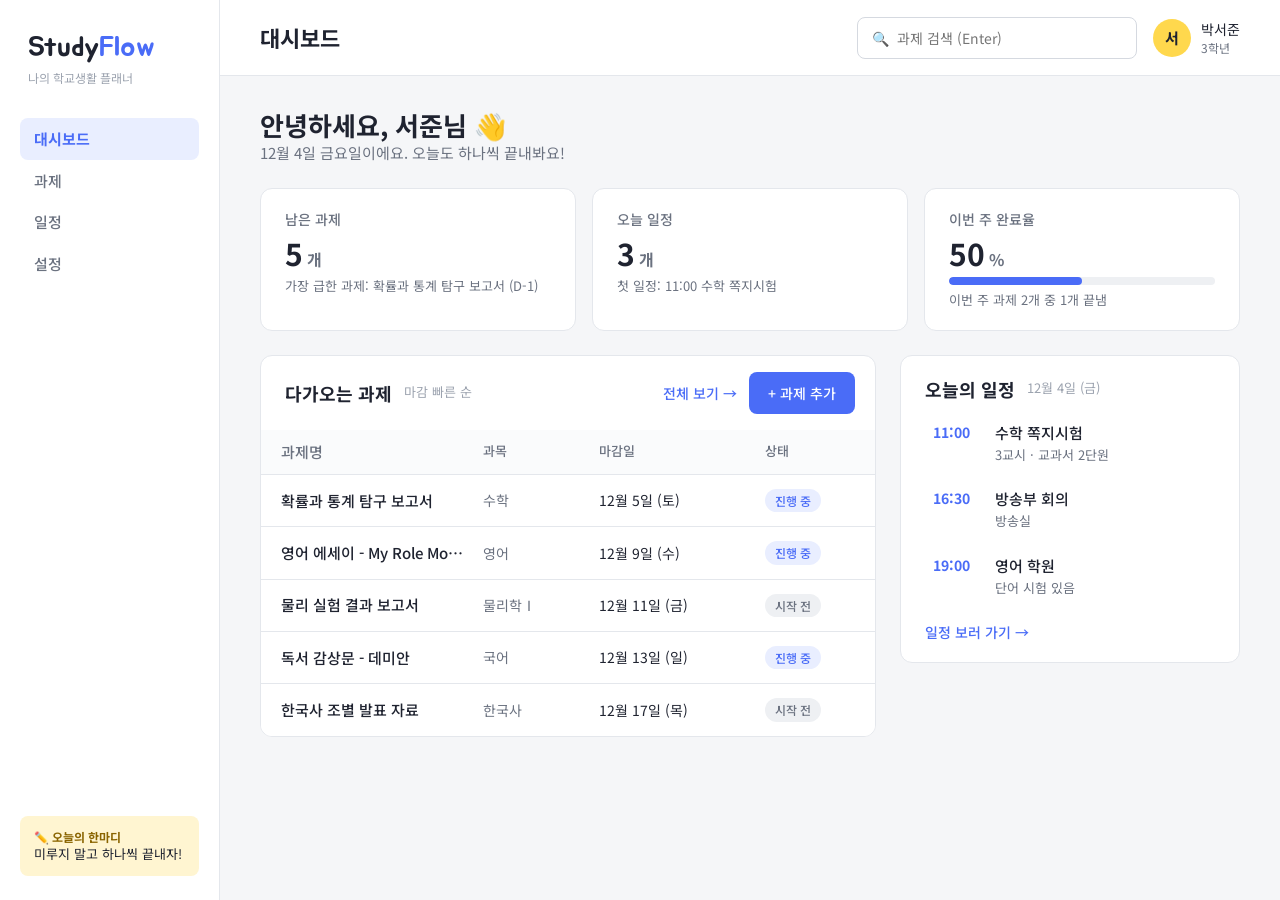
<file: index.html>
<!DOCTYPE html>
<html lang="ko">
<head>
  <meta charset="UTF-8">
  <meta name="viewport" content="width=device-width, initial-scale=1.0">
  <title>대시보드 | StudyFlow</title>
  <link rel="preconnect" href="https://fonts.googleapis.com">
  <link href="https://fonts.googleapis.com/css2?family=Jua&family=Noto+Sans+KR:wght@400;500;700&display=swap" rel="stylesheet">
  <link rel="icon" href="data:image/svg+xml,<svg xmlns=%22http://www.w3.org/2000/svg%22 viewBox=%220 0 100 100%22><text y=%22.9em%22 font-size=%2290%22>📚</text></svg>">
  <link rel="stylesheet" href="css/style.css">
</head>
<body>
<div class="app">
  <!-- 사이드바 (모든 페이지 공통) -->
  <nav class="sidebar">
    <div class="logo">
      <strong>Study<span>Flow</span></strong>
      <p>나의 학교생활 플래너</p>
    </div>
    <div class="menu">
      <a href="index.html" class="active">대시보드</a>
      <a href="tasks.html">과제</a>
      <a href="calendar.html">일정</a>
      <a href="#">설정</a>
    </div>
    <div class="memo"><b>✏️ 오늘의 한마디</b>미루지 말고 하나씩 끝내자!</div>
  </nav>

  <div class="main">
    <!-- 상단바 -->
    <header class="topbar">
      <h1>대시보드</h1>
      <input class="input search" type="search" placeholder="🔍  과제 검색 (Enter)">
      <div class="profile">
        <div class="avatar">서</div>
        <div>박서준<small>3학년</small></div>
      </div>
    </header>

    <main class="content">
      <section>
        <h2 class="greeting">안녕하세요, 서준님 👋</h2>
        <p class="sub-text" id="todayText"></p>
      </section>

      <section class="stats">
        <div class="card stat">
          <p>남은 과제</p>
          <strong id="statLeft">0<small>개</small></strong>
          <span id="statLeftNote"></span>
        </div>
        <div class="card stat">
          <p>오늘 일정</p>
          <strong id="statToday">0<small>개</small></strong>
          <span id="statTodayNote"></span>
        </div>
        <div class="card stat">
          <p>이번 주 완료율</p>
          <strong id="statRate">0<small>%</small></strong>
          <div class="bar"><div id="rateBar"></div></div>
          <span id="statRateNote"></span>
        </div>
      </section>

      <section class="dash-bottom">
        <div class="card table">
          <div class="card-head">
            <h3>다가오는 과제</h3><span class="mute">마감 빠른 순</span>
            <a class="link push" href="tasks.html">전체 보기 →</a>
            <a class="btn" href="tasks.html?add=1">+ 과제 추가</a>
          </div>
          <div class="tr head"><div class="title">과제명</div><div class="subj">과목</div><div class="due">마감일</div><div class="status">상태</div></div>
          <div id="upcomingList"></div>
        </div>

        <div class="card today-box">
          <div class="card-head"><h3>오늘의 일정</h3><span class="mute" id="todayLabel"></span></div>
          <div id="todayEvents"></div>
          <a class="link" href="calendar.html">일정 보러 가기 →</a>
        </div>
      </section>
    </main>
  </div>
</div>

<script src="js/dashboard.js" defer></script>
<script src="js/data.js"></script>
<script src="js/common.js"></script>
</file>
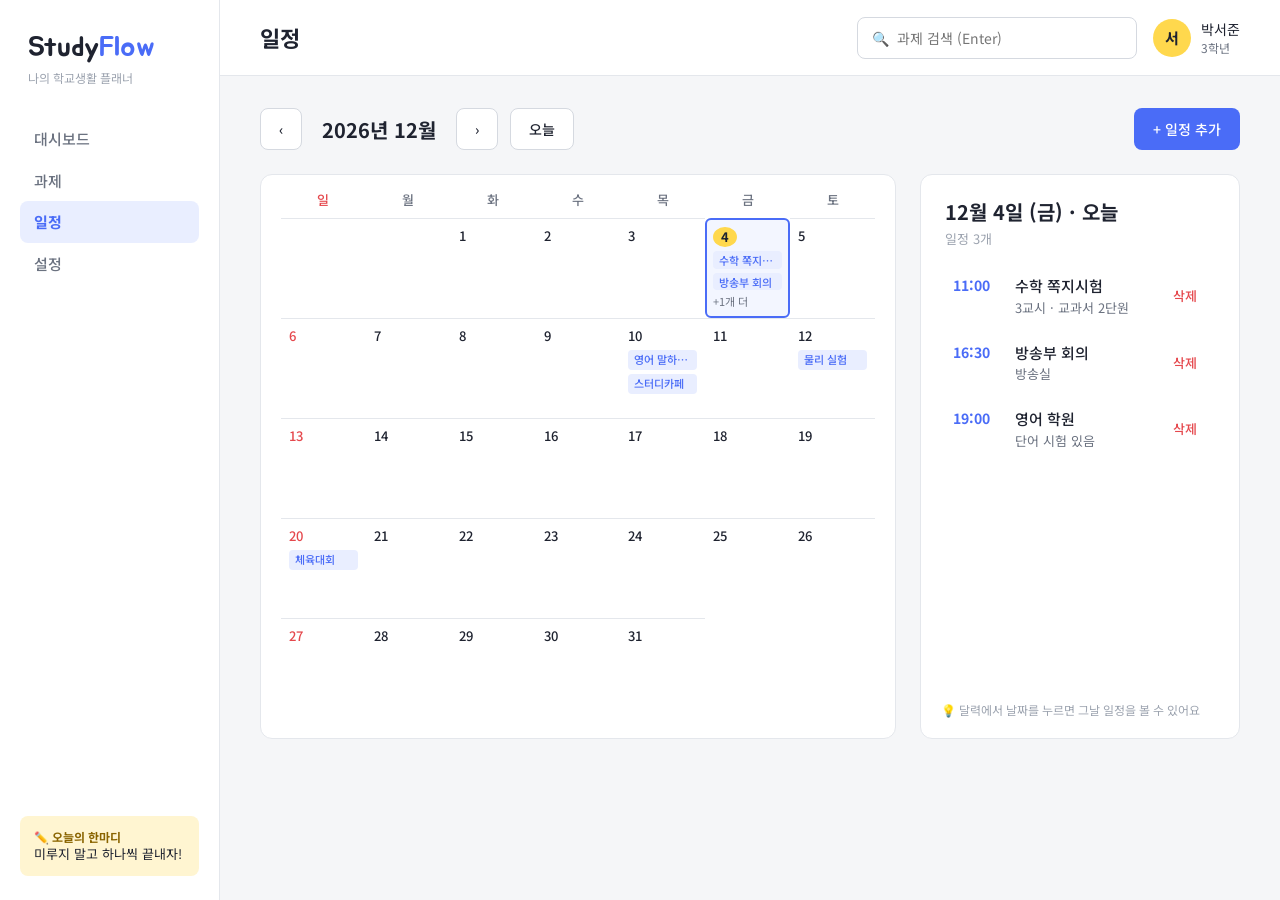
<file: calendar.html>
<!DOCTYPE html>
<html lang="ko">
<head>
  <meta charset="UTF-8">
  <meta name="viewport" content="width=device-width, initial-scale=1.0">
  <title>일정 | StudyFlow</title>
  <link rel="preconnect" href="https://fonts.googleapis.com">
  <link href="https://fonts.googleapis.com/css2?family=Jua&family=Noto+Sans+KR:wght@400;500;700&display=swap" rel="stylesheet">
  <link rel="icon" href="data:image/svg+xml,<svg xmlns=%22http://www.w3.org/2000/svg%22 viewBox=%220 0 100 100%22><text y=%22.9em%22 font-size=%2290%22>📚</text></svg>">
  <link rel="stylesheet" href="css/style.css">
</head>
<body>
<div class="app">
  <!-- 사이드바 (모든 페이지 공통) -->
  <nav class="sidebar">
    <div class="logo">
      <strong>Study<span>Flow</span></strong>
      <p>나의 학교생활 플래너</p>
    </div>
    <div class="menu">
      <a href="index.html">대시보드</a>
      <a href="tasks.html">과제</a>
      <a href="calendar.html" class="active">일정</a>
      <a href="#">설정</a>
    </div>
    <div class="memo"><b>✏️ 오늘의 한마디</b>미루지 말고 하나씩 끝내자!</div>
  </nav>

  <div class="main">
    <!-- 상단바 -->
    <header class="topbar">
      <h1>일정</h1>
      <input class="input search" type="search" placeholder="🔍  과제 검색 (Enter)">
      <div class="profile">
        <div class="avatar">서</div>
        <div>박서준<small>3학년</small></div>
      </div>
    </header>

    <main class="content">
      <div class="toolbar">
        <button class="btn secondary" id="prevMonth">‹</button>
        <h2 id="monthTitle" class="month-title"></h2>
        <button class="btn secondary" id="nextMonth">›</button>
        <button class="btn secondary" id="todayBtn">오늘</button>
        <button class="btn push" id="addEventBtn">+ 일정 추가</button>
      </div>

      <div class="cal-wrap">
        <div class="card calendar">
          <div class="week-head"><span>일</span><span>월</span><span>화</span><span>수</span><span>목</span><span>금</span><span>토</span></div>
          <div class="grid" id="calGrid"></div>
        </div>

        <aside class="card day-panel">
          <h3 id="dayTitle"></h3>
          <p class="mute" id="dayCount"></p>
          <div id="dayEvents"></div>
          <p class="hint">💡 달력에서 날짜를 누르면 그날 일정을 볼 수 있어요</p>
        </aside>
      </div>
    </main>

<!-- 일정 추가 모달 -->
<dialog id="eventDialog">
  <h2>새 일정 추가</h2>
  <p class="desc">날짜와 시간을 정해두면 달력에 바로 표시돼요.</p>
  <form class="form" id="eventForm" method="dialog">
    <div class="field">
      <label for="eTitle">일정명</label>
      <input class="input" id="eTitle" required maxlength="30" placeholder="예) 도서관 책 반납">
    </div>
    <div class="row2">
      <div class="field"><label for="eDate">날짜</label><input class="input" id="eDate" type="date" required></div>
      <div class="field"><label for="eTime">시간</label><input class="input" id="eTime" type="time" required></div>
    </div>
    <div class="field">
      <label for="eMemo">설명</label>
      <textarea class="input" id="eMemo" placeholder="메모 (선택)"></textarea>
    </div>
    <div class="actions">
      <button type="button" class="btn secondary" data-close>취소</button>
      <button type="submit" class="btn">저장</button>
    </div>
  </form>
</dialog>
  </div>
</div>

<script src="js/calendar.js" defer></script>
<script src="js/data.js"></script>
<script src="js/common.js"></script>
</file>
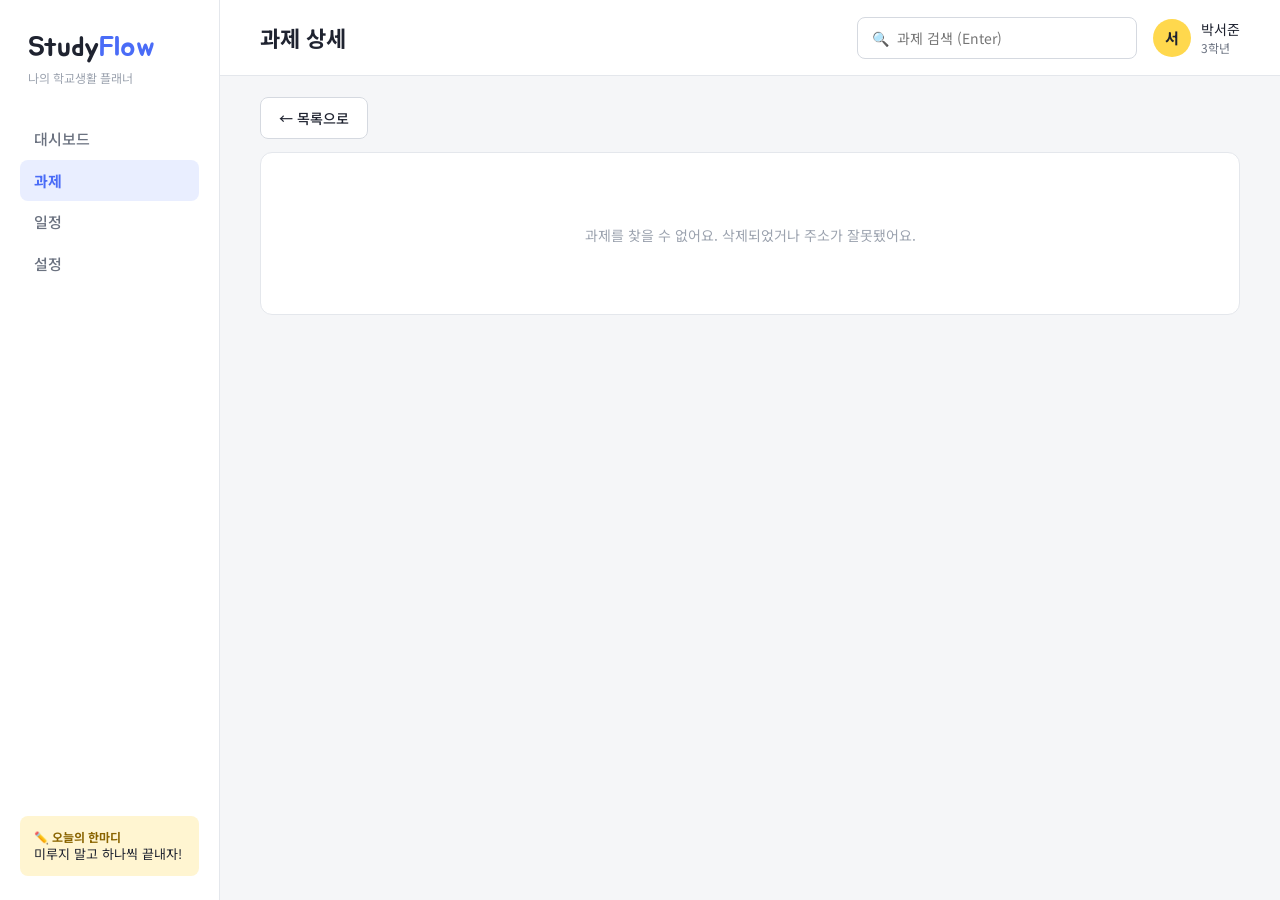
<file: detail.html>
<!DOCTYPE html>
<html lang="ko">
<head>
  <meta charset="UTF-8">
  <meta name="viewport" content="width=device-width, initial-scale=1.0">
  <title>과제 상세 | StudyFlow</title>
  <link rel="preconnect" href="https://fonts.googleapis.com">
  <link href="https://fonts.googleapis.com/css2?family=Jua&family=Noto+Sans+KR:wght@400;500;700&display=swap" rel="stylesheet">
  <link rel="icon" href="data:image/svg+xml,<svg xmlns=%22http://www.w3.org/2000/svg%22 viewBox=%220 0 100 100%22><text y=%22.9em%22 font-size=%2290%22>📚</text></svg>">
  <link rel="stylesheet" href="css/style.css">
</head>
<body>
<div class="app">
  <!-- 사이드바 (모든 페이지 공통) -->
  <nav class="sidebar">
    <div class="logo">
      <strong>Study<span>Flow</span></strong>
      <p>나의 학교생활 플래너</p>
    </div>
    <div class="menu">
      <a href="index.html">대시보드</a>
      <a href="tasks.html" class="active">과제</a>
      <a href="calendar.html">일정</a>
      <a href="#">설정</a>
    </div>
    <div class="memo"><b>✏️ 오늘의 한마디</b>미루지 말고 하나씩 끝내자!</div>
  </nav>

  <div class="main">
    <!-- 상단바 -->
    <header class="topbar">
      <h1>과제 상세</h1>
      <input class="input search" type="search" placeholder="🔍  과제 검색 (Enter)">
      <div class="profile">
        <div class="avatar">서</div>
        <div>박서준<small>3학년</small></div>
      </div>
    </header>

    <main class="content">
      <div><a class="btn secondary" href="tasks.html">← 목록으로</a></div>

      <section class="card detail" id="detail">
        <div class="detail-top">
          <span class="detail-subject" id="dSubject"></span>
          <span id="dTag"></span>
        </div>
        <h2 id="dTitle"></h2>

        <div class="info">
          <div><p>과목</p><b id="dSubject2"></b></div>
          <div><p>마감일</p><b id="dDue"></b></div>
          <div><p>생성일</p><b id="dCreated"></b></div>
          <div><p>현재 상태</p><b id="dStatus"></b></div>
        </div>

        <div>
          <h4>설명</h4>
          <p class="memo-text" id="dMemo"></p>
        </div>

        <div class="detail-actions">
          <button class="btn" id="doneBtn">완료 처리</button>
          <span class="mute" id="doneNote"></span>
          <button class="btn secondary push" id="editBtn">수정</button>
          <button class="btn danger-text" id="deleteBtn">삭제</button>
        </div>
      </section>
    </main>
<!-- 과제 추가/수정 모달 (같은 모달을 같이 사용) -->
<dialog id="taskDialog">
  <h2 id="taskDialogTitle">새 과제 추가</h2>
  <p class="desc" id="taskDialogDesc">해야 할 과제를 적어두면 마감 전에 챙기기 쉬워요.</p>
  <form class="form" id="taskForm" method="dialog">
    <div class="field">
      <label for="fTitle">과제명</label>
      <input class="input" id="fTitle" required maxlength="40" placeholder="예) 영어 에세이 쓰기">
    </div>
    <div class="row2">
      <div class="field">
        <label for="fSubject">과목</label>
        <input class="input" id="fSubject" required maxlength="10" placeholder="예) 영어">
      </div>
      <div class="field">
        <label for="fDue">마감일</label>
        <input class="input" id="fDue" type="date" required>
      </div>
    </div>
    <div class="field" id="statusField" hidden>
      <label for="fStatus">상태</label>
      <select class="input" id="fStatus">
        <option>시작 전</option><option>진행 중</option><option>완료</option>
      </select>
    </div>
    <div class="field">
      <label for="fMemo">설명</label>
      <textarea class="input" id="fMemo" placeholder="자세한 내용을 적어주세요"></textarea>
    </div>
    <div class="actions">
      <button type="button" class="btn secondary" data-close>취소</button>
      <button type="submit" class="btn" id="taskSubmit">추가</button>
    </div>
  </form>
</dialog>

<!-- 삭제 확인 모달 -->
<dialog id="deleteDialog" class="small">
  <h2>이 과제를 삭제하시겠어요?</h2>
  <p class="desc" id="deleteDesc"></p>
  <div class="actions" style="margin-top:20px">
    <button type="button" class="btn secondary" data-close>취소</button>
    <button type="button" class="btn danger" id="deleteConfirm">삭제</button>
  </div>
</dialog>

  </div>
</div>

<script src="js/detail.js" defer></script>
<script src="js/data.js"></script>
<script src="js/common.js"></script>
</file>
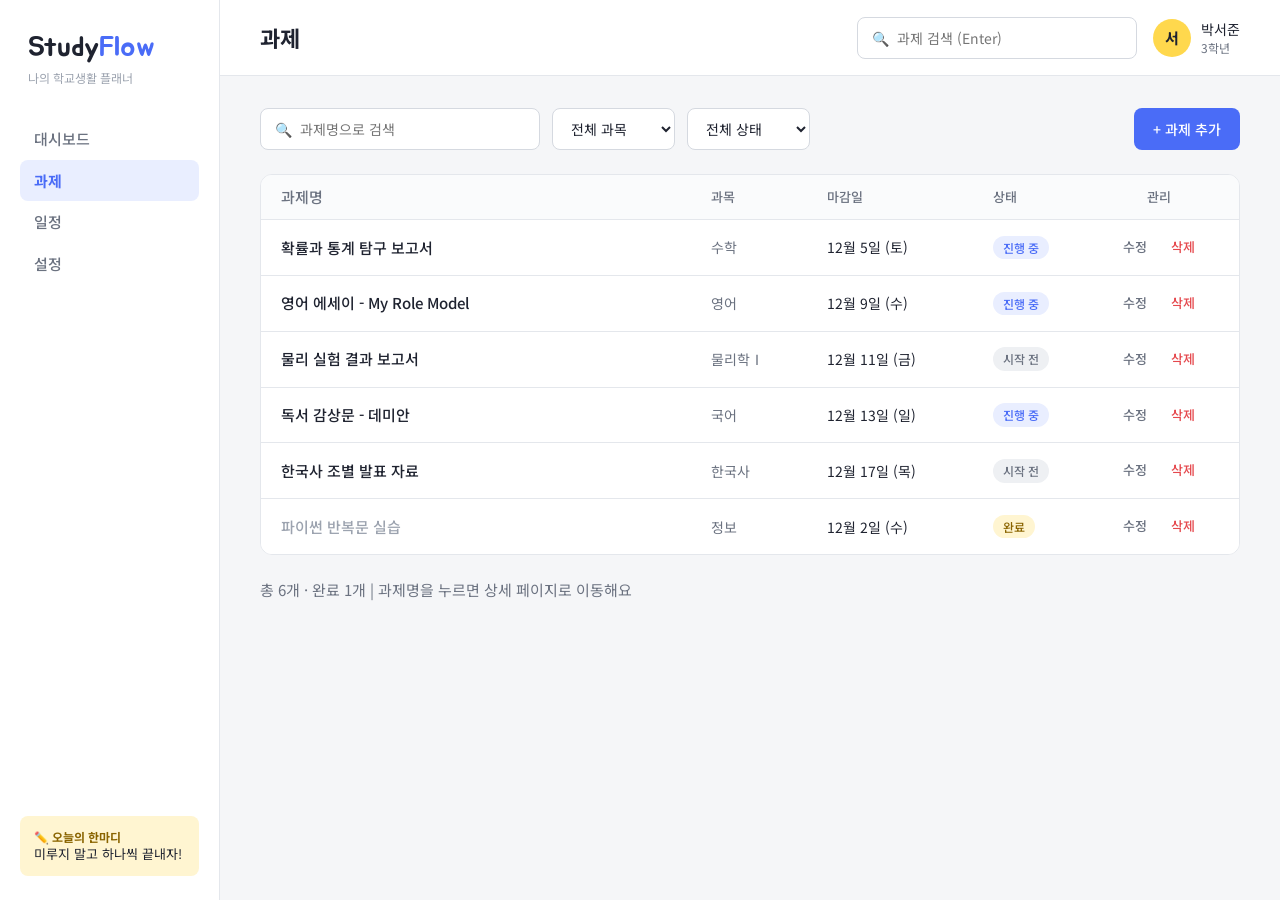
<file: tasks.html>
<!DOCTYPE html>
<html lang="ko">
<head>
  <meta charset="UTF-8">
  <meta name="viewport" content="width=device-width, initial-scale=1.0">
  <title>과제 | StudyFlow</title>
  <link rel="preconnect" href="https://fonts.googleapis.com">
  <link href="https://fonts.googleapis.com/css2?family=Jua&family=Noto+Sans+KR:wght@400;500;700&display=swap" rel="stylesheet">
  <link rel="icon" href="data:image/svg+xml,<svg xmlns=%22http://www.w3.org/2000/svg%22 viewBox=%220 0 100 100%22><text y=%22.9em%22 font-size=%2290%22>📚</text></svg>">
  <link rel="stylesheet" href="css/style.css">
</head>
<body>
<div class="app">
  <!-- 사이드바 (모든 페이지 공통) -->
  <nav class="sidebar">
    <div class="logo">
      <strong>Study<span>Flow</span></strong>
      <p>나의 학교생활 플래너</p>
    </div>
    <div class="menu">
      <a href="index.html">대시보드</a>
      <a href="tasks.html" class="active">과제</a>
      <a href="calendar.html">일정</a>
      <a href="#">설정</a>
    </div>
    <div class="memo"><b>✏️ 오늘의 한마디</b>미루지 말고 하나씩 끝내자!</div>
  </nav>

  <div class="main">
    <!-- 상단바 -->
    <header class="topbar">
      <h1>과제</h1>
      <input class="input search" type="search" placeholder="🔍  과제 검색 (Enter)">
      <div class="profile">
        <div class="avatar">서</div>
        <div>박서준<small>3학년</small></div>
      </div>
    </header>

    <main class="content">
      <div class="toolbar">
        <input class="input" id="searchInput" type="search" placeholder="🔍  과제명으로 검색" style="width:280px">
        <select class="input" id="subjectFilter"><option value="">전체 과목</option></select>
        <select class="input" id="statusFilter">
          <option value="">전체 상태</option><option>시작 전</option><option>진행 중</option><option>완료</option>
        </select>
        <button class="btn push" id="addBtn">+ 과제 추가</button>
      </div>

      <div class="card table">
        <div class="tr head">
          <div class="title">과제명</div><div class="subj">과목</div><div class="due">마감일</div><div class="status">상태</div><div class="manage">관리</div>
        </div>
        <div id="taskList"></div>
      </div>
      <p class="sub-text" id="countText"></p>
    </main>
<!-- 과제 추가/수정 모달 (같은 모달을 같이 사용) -->
<dialog id="taskDialog">
  <h2 id="taskDialogTitle">새 과제 추가</h2>
  <p class="desc" id="taskDialogDesc">해야 할 과제를 적어두면 마감 전에 챙기기 쉬워요.</p>
  <form class="form" id="taskForm" method="dialog">
    <div class="field">
      <label for="fTitle">과제명</label>
      <input class="input" id="fTitle" required maxlength="40" placeholder="예) 영어 에세이 쓰기">
    </div>
    <div class="row2">
      <div class="field">
        <label for="fSubject">과목</label>
        <input class="input" id="fSubject" required maxlength="10" placeholder="예) 영어">
      </div>
      <div class="field">
        <label for="fDue">마감일</label>
        <input class="input" id="fDue" type="date" required>
      </div>
    </div>
    <div class="field" id="statusField" hidden>
      <label for="fStatus">상태</label>
      <select class="input" id="fStatus">
        <option>시작 전</option><option>진행 중</option><option>완료</option>
      </select>
    </div>
    <div class="field">
      <label for="fMemo">설명</label>
      <textarea class="input" id="fMemo" placeholder="자세한 내용을 적어주세요"></textarea>
    </div>
    <div class="actions">
      <button type="button" class="btn secondary" data-close>취소</button>
      <button type="submit" class="btn" id="taskSubmit">추가</button>
    </div>
  </form>
</dialog>

<!-- 삭제 확인 모달 -->
<dialog id="deleteDialog" class="small">
  <h2>이 과제를 삭제하시겠어요?</h2>
  <p class="desc" id="deleteDesc"></p>
  <div class="actions" style="margin-top:20px">
    <button type="button" class="btn secondary" data-close>취소</button>
    <button type="button" class="btn danger" id="deleteConfirm">삭제</button>
  </div>
</dialog>

  </div>
</div>

<script src="js/tasks.js" defer></script>
<script src="js/data.js"></script>
<script src="js/common.js"></script>
</file>
<file: css/style.css>
/* StudyFlow 공통 스타일 */
:root {
  --blue: #4a6cf7;
  --blue-dark: #3654d6;
  --blue-light: #e9eeff;
  --yellow: #ffd84d;
  --yellow-light: #fff5d1;
  --ink: #1f2330;
  --sub: #6b7280;
  --mute: #9ca3af;
  --line: #e4e7ec;
  --bg: #f5f6f8;
  --red: #e5484d;
  --red-light: #fdecec;
}

* { box-sizing: border-box; margin: 0; padding: 0; }

body {
  font-family: 'Noto Sans KR', sans-serif;
  background: var(--bg);
  color: var(--ink);
  font-size: 14px;
  line-height: 1.45;
}

a { color: inherit; text-decoration: none; }
button, input, select, textarea { font: inherit; color: inherit; }

/* ── 전체 틀 ── */
.app { display: flex; min-height: 100vh; }

.sidebar {
  width: 220px;
  flex-shrink: 0;
  background: #fff;
  border-right: 1px solid var(--line);
  padding: 28px 20px 24px;
  display: flex;
  flex-direction: column;
  gap: 4px;
  position: sticky;
  top: 0;
  height: 100vh;
}
.logo { padding: 0 8px 28px; }
.logo strong { font-family: 'Jua', sans-serif; font-size: 28px; font-weight: 400; }
.logo strong span { color: var(--blue); }
.logo p { font-size: 12px; color: var(--mute); }

.menu a {
  display: block;
  padding: 10px 14px;
  border-radius: 8px;
  font-size: 15px;
  font-weight: 500;
  color: var(--sub);
}
.menu a:hover { background: #f1f3f6; color: var(--ink); }
.menu a.active { background: var(--blue-light); color: var(--blue); font-weight: 700; }

.memo {
  margin-top: auto;
  background: var(--yellow-light);
  border-radius: 8px;
  padding: 12px 14px;
  font-size: 13px;
}
.memo b { display: block; font-size: 12px; color: #8a6400; }

.main { flex: 1; min-width: 0; display: flex; flex-direction: column; }

.topbar {
  height: 76px;
  background: #fff;
  border-bottom: 1px solid var(--line);
  padding: 0 40px;
  display: flex;
  align-items: center;
  gap: 16px;
}
.topbar h1 { font-size: 22px; flex: 1; }
.topbar .search { width: 280px; }
.profile { display: flex; align-items: center; gap: 10px; }
.avatar {
  width: 38px; height: 38px; border-radius: 50%;
  background: var(--yellow);
  display: grid; place-items: center;
  font-weight: 700; font-size: 15px;
}
.profile small { display: block; color: var(--sub); font-size: 12px; }

.content { padding: 32px 40px; display: flex; flex-direction: column; gap: 24px; }

/* ── 공통 부품 ── */
.card { background: #fff; border: 1px solid var(--line); border-radius: 12px; }

.btn {
  border: 1px solid transparent;
  border-radius: 8px;
  padding: 10px 18px;
  font-weight: 500;
  cursor: pointer;
  background: var(--blue);
  color: #fff;
  white-space: nowrap;
}
.btn:hover { background: var(--blue-dark); }
.btn:disabled { background: #c7d1f9; cursor: default; }
.btn.secondary { background: #fff; color: var(--ink); border-color: #d5d9e0; }
.btn.secondary:hover { background: #f1f3f6; }
.btn.danger { background: var(--red); }
.btn.danger:hover { background: #cc3b40; }
.btn.danger-text { background: #fff; color: var(--red); border-color: #d5d9e0; }
.btn.danger-text:hover { background: var(--red-light); }

.small-btn {
  border: none; background: none; cursor: pointer;
  padding: 4px 10px; border-radius: 6px;
  font-size: 13px; font-weight: 500; color: var(--sub);
}
.small-btn:hover { background: #f1f3f6; color: var(--ink); }
.small-btn.delete { color: var(--red); }
.small-btn.delete:hover { background: var(--red-light); }

.input {
  width: 100%;
  height: 42px;
  padding: 0 14px;
  border: 1px solid #d5d9e0;
  border-radius: 8px;
  background: #fff;
}
textarea.input { height: 96px; padding: 11px 14px; resize: vertical; }
.input:focus { outline: none; border: 2px solid var(--blue); padding: 0 13px; }
textarea.input:focus { padding: 10px 13px; }
select.input { width: auto; padding-right: 32px; }

.tag {
  display: inline-block;
  padding: 3px 10px;
  border-radius: 999px;
  font-size: 12px;
  font-weight: 500;
  white-space: nowrap;
}
.tag.todo { background: #eef0f3; color: var(--sub); }
.tag.doing { background: var(--blue-light); color: var(--blue); }
.tag.done { background: var(--yellow-light); color: #8a6400; }

.link { color: var(--blue); font-weight: 500; cursor: pointer; }

/* 알림(토스트) */
.toast {
  position: fixed;
  left: calc(50% + 110px);
  bottom: 40px;
  transform: translate(-50%, 20px);
  background: var(--ink);
  color: #fff;
  padding: 12px 22px 12px 20px;
  border-radius: 999px;
  font-weight: 500;
  opacity: 0;
  transition: 0.25s;
  pointer-events: none;
}
.toast::before { content: '✓  '; color: var(--yellow); font-weight: 700; }
.toast.show { opacity: 1; transform: translate(-50%, 0); }

/* 모달 */
dialog {
  border: none;
  border-radius: 14px;
  padding: 28px 28px 24px;
  width: 520px;
  margin: auto;
}
dialog.small { width: 420px; }
dialog::backdrop { background: rgba(18, 20, 31, 0.45); }
dialog h2 { font-size: 20px; }
dialog .desc { color: var(--sub); margin-top: 4px; }
.form { display: flex; flex-direction: column; gap: 18px; margin-top: 18px; }
.field label { display: block; font-size: 13px; font-weight: 500; color: var(--sub); margin-bottom: 6px; }
.field select.input { width: 100%; }
.row2 { display: flex; gap: 12px; }
.row2 .field { flex: 1; }
.actions { display: flex; justify-content: flex-end; gap: 8px; padding-top: 6px; }

/* 과제 표 */
.table { overflow: hidden; }
.tr {
  display: flex;
  align-items: center;
  gap: 16px;
  padding: 14px 20px;
  border-bottom: 1px solid var(--line);
  background: #fff;
}
.tr:last-child { border-bottom: none; }
.tr.head { background: #fafbfc; padding: 11px 20px; font-size: 13px; font-weight: 500; color: var(--sub); }
.tr.highlight { background: var(--yellow-light); }
.tr .title { flex: 1; min-width: 0; font-size: 15px; font-weight: 500; white-space: nowrap; overflow: hidden; text-overflow: ellipsis; }
.tr .title a:hover { color: var(--blue); text-decoration: underline; }
.tr.is-done .title { color: var(--mute); }
.tr .subj { width: 100px; color: var(--sub); }
.tr .due { width: 150px; }
.tr .status { width: 90px; }
.tr .manage { width: 120px; text-align: center; }
.empty { padding: 40px; text-align: center; color: var(--mute); }

.dday { color: var(--red); font-weight: 500; }

/* ── 페이지별 ── */
.push { margin-left: auto; }
.mute { color: var(--mute); font-size: 13px; }
.sub-text { color: var(--sub); font-size: 15px; }
.toolbar { display: flex; align-items: center; gap: 12px; }

/* 대시보드 */
.greeting { font-size: 26px; line-height: 1.3; }
.stats { display: flex; gap: 16px; }
.stat { flex: 1; padding: 20px 24px; display: flex; flex-direction: column; gap: 6px; }
.stat p { color: var(--sub); font-weight: 500; }
.stat strong { font-size: 30px; line-height: 1.2; }
.stat strong small { font-size: 16px; color: var(--sub); margin-left: 4px; }
.stat span { font-size: 13px; color: var(--sub); }
.bar { height: 8px; border-radius: 4px; background: #eef0f3; overflow: hidden; }
.bar div { height: 100%; background: var(--blue); border-radius: 4px; transition: width 0.6s; }
.dash-bottom { display: flex; gap: 24px; align-items: flex-start; }
.dash-bottom .table { flex: 1; }
.card-head { display: flex; align-items: center; gap: 12px; padding: 16px 20px 16px 24px; }
.card-head h3 { font-size: 18px; }
.today-box { width: 340px; padding: 4px 20px 20px; }
.today-box .card-head { padding: 16px 4px 8px; }
.today-box .link { display: inline-block; margin: 12px 4px 0; }

/* 일정 한 줄 */
.event { display: flex; gap: 14px; padding: 12px; border-radius: 8px; }
.event.new { background: var(--yellow-light); }
.event .time { width: 48px; flex-shrink: 0; color: var(--blue); font-weight: 700; }
.event .body { flex: 1; }
.event .body b { display: block; font-size: 15px; font-weight: 500; }
.event .body span { font-size: 13px; color: var(--sub); }
.event .small-btn { align-self: center; }

/* 상세 */
.detail { padding: 32px 36px 28px; display: flex; flex-direction: column; gap: 24px; }
.detail-top { display: flex; align-items: center; gap: 10px; margin-bottom: -16px; }
.detail-subject { color: var(--blue); font-weight: 700; }
.detail h2 { font-size: 28px; line-height: 1.3; }
.info { display: flex; gap: 16px; background: #fafbfc; border-radius: 10px; padding: 18px 24px; }
.info div { flex: 1; }
.info p { font-size: 13px; color: var(--sub); font-weight: 500; }
.info b { font-size: 16px; font-weight: 500; }
.detail h4 { font-size: 14px; margin-bottom: 8px; }
.memo-text { font-size: 15px; line-height: 1.75; white-space: pre-line; }
.detail-actions { display: flex; align-items: center; gap: 8px; border-top: 1px solid var(--line); padding-top: 20px; }

/* 달력 */
.month-title { font-size: 20px; min-width: 130px; text-align: center; }
.cal-wrap { display: flex; gap: 24px; align-items: stretch; }
.calendar { flex: 1; padding: 16px 20px 20px; }
.week-head, .grid { display: grid; grid-template-columns: repeat(7, 1fr); }
.week-head span { text-align: center; font-size: 13px; font-weight: 500; color: var(--sub); padding-bottom: 8px; }
.week-head span:first-child { color: var(--red); }
.cell {
  height: 100px;
  border-top: 1px solid var(--line);
  padding: 8px;
  display: flex;
  flex-direction: column;
  gap: 4px;
  cursor: pointer;
  overflow: hidden;
}
.cell:hover { background: #fafbfc; }
.cell.blank { cursor: default; background: none; }
.cell.sun .num { color: var(--red); }
.cell.today .num { background: var(--yellow); border-radius: 50%; width: 24px; height: 24px; display: grid; place-items: center; font-weight: 700; }
.cell.selected { background: #f3f6ff; outline: 2px solid var(--blue); outline-offset: -2px; border-radius: 6px; }
.num { font-size: 13px; font-weight: 500; }
.chip {
  background: var(--blue-light);
  color: var(--blue);
  font-size: 11px;
  font-weight: 500;
  border-radius: 4px;
  padding: 2px 6px;
  white-space: nowrap;
  overflow: hidden;
  text-overflow: ellipsis;
}
.more { font-size: 11px; color: var(--sub); }
.day-panel { width: 320px; padding: 22px 20px 20px; display: flex; flex-direction: column; gap: 4px; }
.day-panel h3 { font-size: 20px; padding-left: 4px; }
.day-panel > .mute { padding: 0 4px 10px; }
.hint { margin-top: auto; font-size: 12px; color: var(--mute); padding-top: 16px; }
</file>
